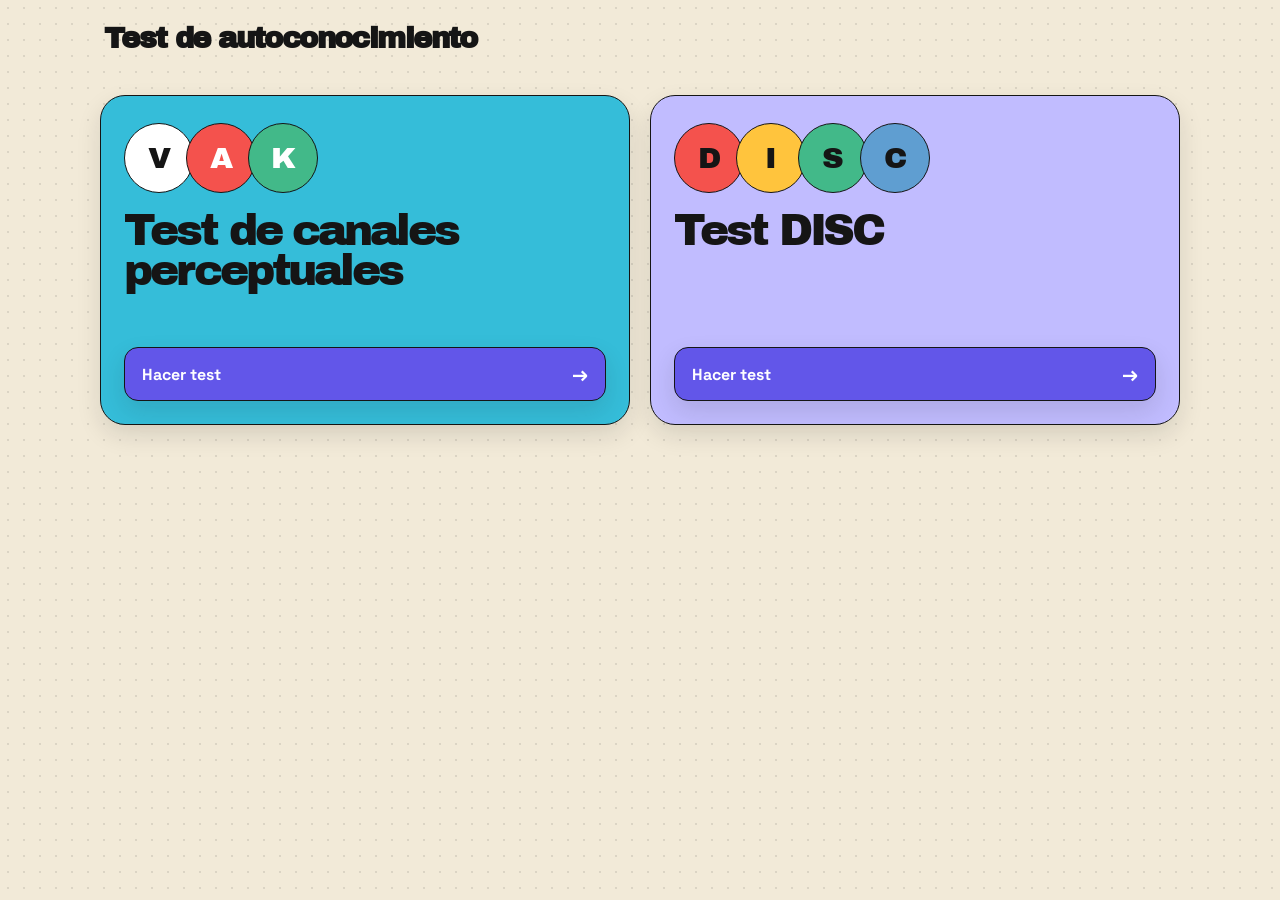
<file: index.html>
<!doctype html>
<html lang="es">
  <head>
    <meta charset="UTF-8" />
    <meta name="viewport" content="width=device-width, initial-scale=1.0" />
    <meta name="theme-color" content="#6256e9" />
    <title>Test de autoconocimiento</title>
    <meta name="description" content="Explora cómo percibes, decides y te relacionas con tests de autoconocimiento." />
    <link rel="canonical" href="https://4cceleration.github.io/test/" />
    <meta property="og:type" content="website" />
    <meta property="og:locale" content="es_CO" />
    <meta property="og:site_name" content="Test de autoconocimiento" />
    <meta property="og:title" content="Test de autoconocimiento" />
    <meta property="og:description" content="Explora cómo percibes, decides y te relacionas. Elige un test y descubre tus tendencias." />
    <meta property="og:url" content="https://4cceleration.github.io/test/" />
    <meta property="og:image" content="https://4cceleration.github.io/test/social-preview.png" />
    <meta property="og:image:secure_url" content="https://4cceleration.github.io/test/social-preview.png" />
    <meta property="og:image:type" content="image/png" />
    <meta property="og:image:width" content="1729" />
    <meta property="og:image:height" content="910" />
    <meta property="og:image:alt" content="Ilustración abstracta para tests de autoconocimiento" />
    <meta name="twitter:card" content="summary_large_image" />
    <meta name="twitter:title" content="Test de autoconocimiento" />
    <meta name="twitter:description" content="Explora cómo percibes, decides y te relacionas. Elige un test y descubre tus tendencias." />
    <meta name="twitter:image" content="https://4cceleration.github.io/test/social-preview.png" />
    <meta name="twitter:image:alt" content="Ilustración abstracta para tests de autoconocimiento" />
    <link rel="icon" href="favicon.svg" type="image/svg+xml" />
    <link rel="preconnect" href="https://fonts.googleapis.com" />
    <link rel="preconnect" href="https://fonts.gstatic.com" crossorigin />
    <link href="https://fonts.googleapis.com/css2?family=Archivo+Black&family=DM+Mono:wght@400;500&family=Space+Grotesk:wght@400;500;600;700&display=swap" rel="stylesheet" />
    <link rel="stylesheet" href="home.css" />
  </head>
  <body>
    <main class="page-shell">
      <header class="site-header">
        <a class="brand" href="index.html">Test de autoconocimiento</a>
      </header>

      <section class="test-section" id="tests" aria-label="Tests disponibles">
        <div class="test-grid">
          <article class="test-card vak-card">
            <div class="card-symbol vak-symbol" aria-hidden="true"><span>V</span><span>A</span><span>K</span></div>
            <h3>Test de canales perceptuales</h3>
            <a class="test-button" href="vak.html">Hacer test <span>→</span></a>
          </article>

          <article class="test-card disc-card">
            <div class="card-symbol disc-symbol" aria-hidden="true"><span>D</span><span>I</span><span>S</span><span>C</span></div>
            <h3>Test DISC</h3>
            <a class="test-button" href="disc.html">Hacer test <span>→</span></a>
          </article>
        </div>
      </section>

    </main>
  </body>
</html>
</file>
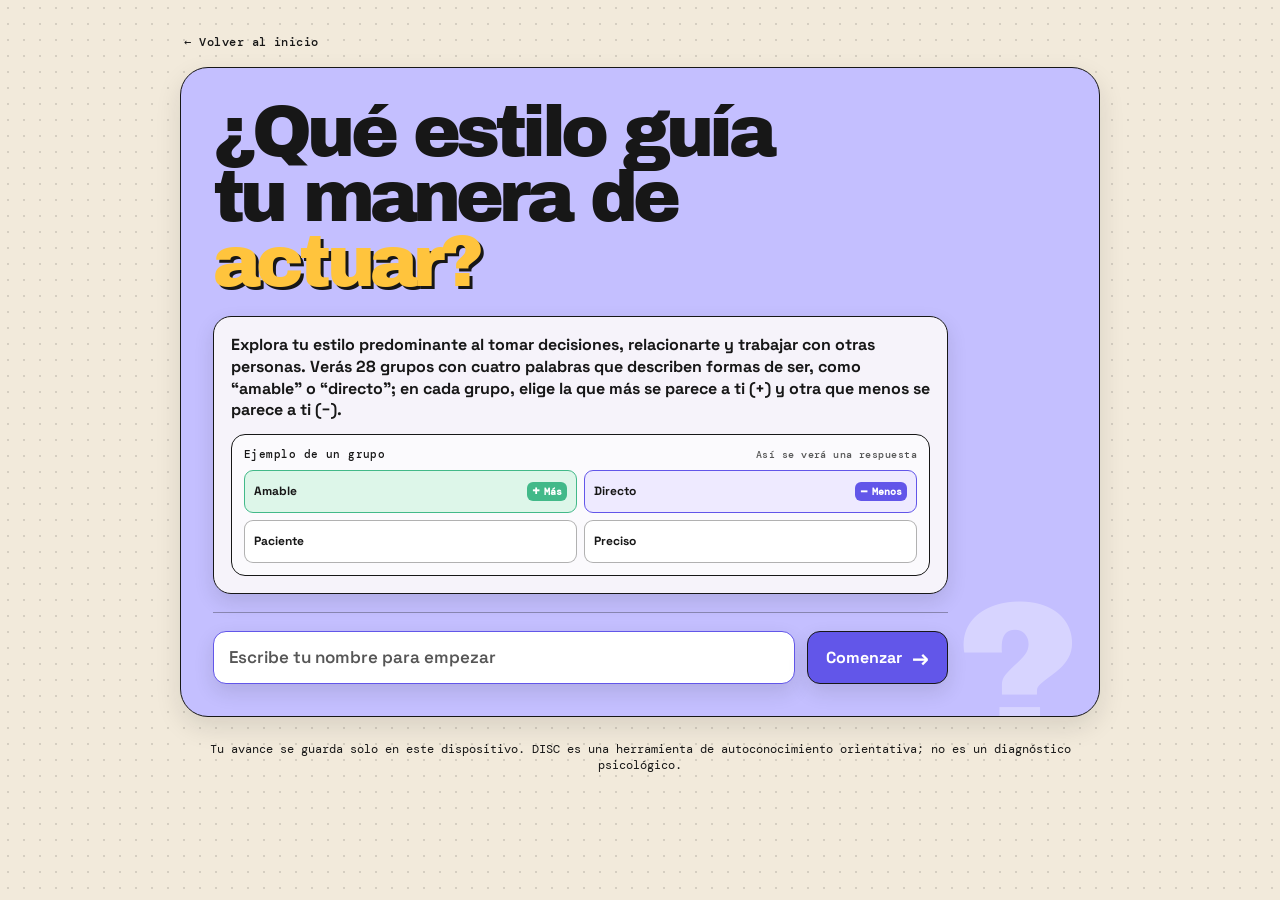
<file: disc.html>
<!doctype html>
<html lang="es">
  <head>
    <meta charset="UTF-8" />
    <meta name="viewport" content="width=device-width, initial-scale=1.0" />
    <meta name="theme-color" content="#6256e9" />
    <title>Test DISC</title>
    <meta name="description" content="Explora cómo percibes, decides y te relacionas con tests de autoconocimiento." />
    <link rel="canonical" href="https://4cceleration.github.io/test/disc.html" />
    <meta property="og:type" content="website" />
    <meta property="og:locale" content="es_CO" />
    <meta property="og:site_name" content="Test de autoconocimiento" />
    <meta property="og:title" content="Test de autoconocimiento" />
    <meta property="og:description" content="Explora cómo percibes, decides y te relacionas. Elige un test y descubre tus tendencias." />
    <meta property="og:url" content="https://4cceleration.github.io/test/disc.html" />
    <meta property="og:image" content="https://4cceleration.github.io/test/social-preview.png" />
    <meta property="og:image:secure_url" content="https://4cceleration.github.io/test/social-preview.png" />
    <meta property="og:image:type" content="image/png" />
    <meta property="og:image:width" content="1729" />
    <meta property="og:image:height" content="910" />
    <meta property="og:image:alt" content="Ilustración abstracta para tests de autoconocimiento" />
    <meta name="twitter:card" content="summary_large_image" />
    <meta name="twitter:title" content="Test de autoconocimiento" />
    <meta name="twitter:description" content="Explora cómo percibes, decides y te relacionas. Elige un test y descubre tus tendencias." />
    <meta name="twitter:image" content="https://4cceleration.github.io/test/social-preview.png" />
    <meta name="twitter:image:alt" content="Ilustración abstracta para tests de autoconocimiento" />
    <link rel="icon" href="favicon.svg" type="image/svg+xml" />
    <link rel="preconnect" href="https://fonts.googleapis.com" />
    <link rel="preconnect" href="https://fonts.gstatic.com" crossorigin />
    <link href="https://fonts.googleapis.com/css2?family=Archivo+Black&family=DM+Mono:wght@400;500&family=Space+Grotesk:wght@400;500;600;700&display=swap" rel="stylesheet" />
    <link rel="stylesheet" href="disc.css" />
  </head>
  <body>
    <main class="shell">
      <a class="back-home" href="index.html">← Volver al inicio</a>
      <header class="hero" id="hero">
        <h1>¿Qué estilo guía<br class="desktop-break" /> tu manera de <em>actuar?</em></h1>
        <section class="hero-guide" aria-label="Cómo funciona este test">
          <div class="guide-lead">
            <p>Explora tu estilo predominante al tomar decisiones, relacionarte y trabajar con otras personas. Verás 28 grupos con cuatro palabras que describen formas de ser, como “amable” o “directo”; en cada grupo, elige <strong>la que más se parece a ti (+)</strong> y <strong>otra que menos se parece a ti (−)</strong>.</p>
          </div>
          <section class="disc-choice-example" aria-label="Ejemplo de cómo responder un grupo">
            <div class="disc-choice-example-head"><span>Ejemplo de un grupo</span><small>Así se verá una respuesta</small></div>
            <div class="disc-choice-example-grid">
              <div class="example-choice is-more"><strong>Amable</strong><span><b>+</b> Más</span></div>
              <div class="example-choice is-less"><strong>Directo</strong><span><b>−</b> Menos</span></div>
              <div class="example-choice"><strong>Paciente</strong></div>
              <div class="example-choice"><strong>Preciso</strong></div>
            </div>
          </section>
        </section>
        <form class="hero-start" id="start-form">
          <input class="hero-name-input" id="name" autocomplete="name" aria-label="Tu nombre" placeholder="Escribe tu nombre para empezar" required />
          <button class="hero-start-button" type="submit">Comenzar <span>→</span></button>
        </form>
      </header>

      <section class="quiz-card" id="quiz-card" aria-live="polite" hidden>
        <div class="quiz-topline">
          <span id="step-label"></span>
          <button class="restart" id="restart" type="button" hidden>↺ Reiniciar test</button>
        </div>
        <div class="progress-track"><div class="progress-fill" id="progress-fill"></div></div>
        <div id="quiz-content"></div>
      </section>
      <p class="footer-note">Tu avance se guarda solo en este dispositivo. DISC es una herramienta de autoconocimiento orientativa; no es un diagnóstico psicológico.</p>
    </main>
    <script src="disc-data.js"></script>
    <script src="disc.js"></script>
  </body>
</html>
</file>
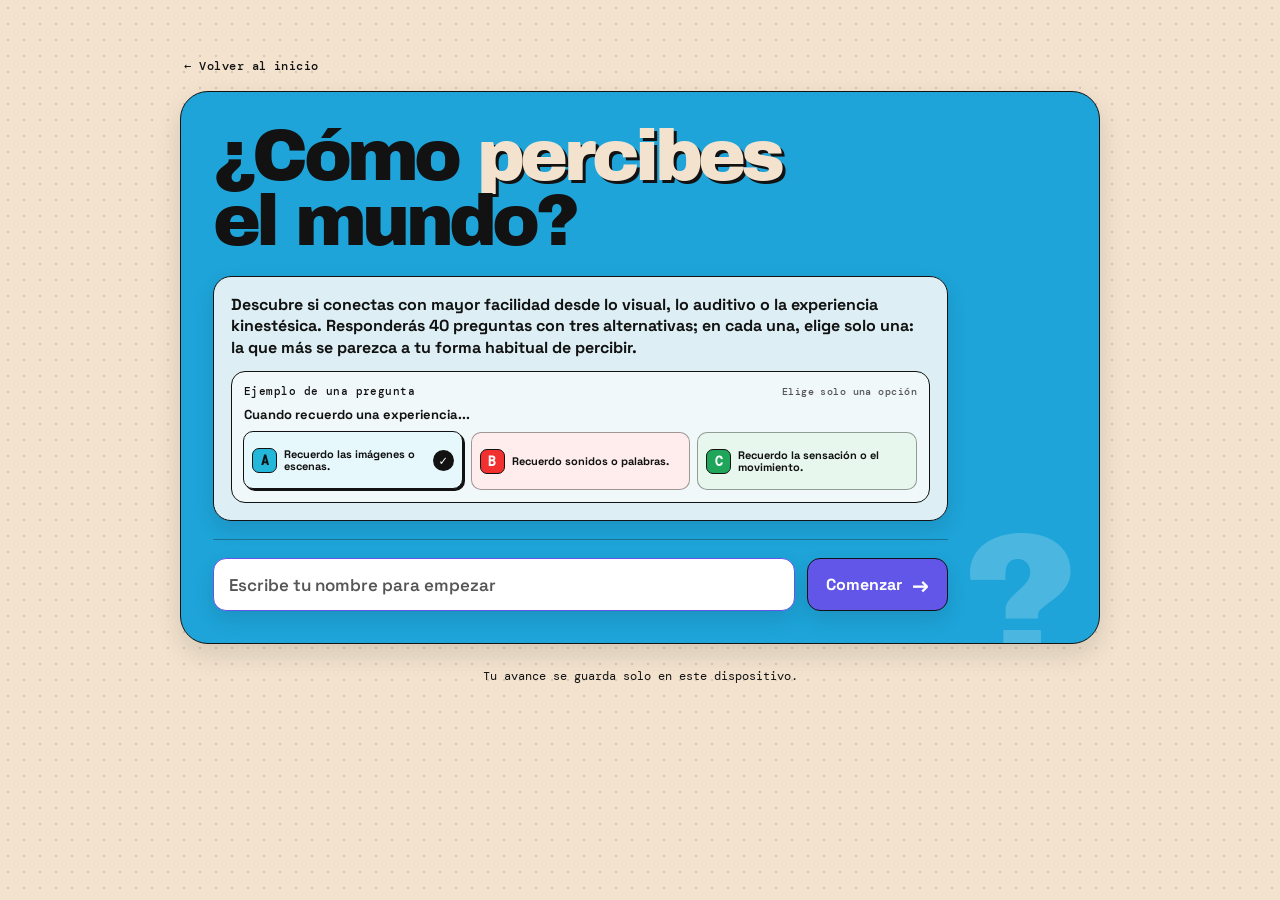
<file: vak.html>
<!doctype html>
<html lang="es">
  <head>
    <meta charset="UTF-8" />
    <meta name="viewport" content="width=device-width, initial-scale=1.0" />
    <meta name="theme-color" content="#1EA4D9" />
    <title>¿Cómo percibes el mundo?</title>
    <meta name="description" content="Explora cómo percibes, decides y te relacionas con tests de autoconocimiento." />
    <link rel="canonical" href="https://4cceleration.github.io/test/vak.html" />
    <meta property="og:type" content="website" />
    <meta property="og:locale" content="es_CO" />
    <meta property="og:site_name" content="Test de autoconocimiento" />
    <meta property="og:title" content="Test de autoconocimiento" />
    <meta property="og:description" content="Explora cómo percibes, decides y te relacionas. Elige un test y descubre tus tendencias." />
    <meta property="og:url" content="https://4cceleration.github.io/test/vak.html" />
    <meta property="og:image" content="https://4cceleration.github.io/test/social-preview.png" />
    <meta property="og:image:secure_url" content="https://4cceleration.github.io/test/social-preview.png" />
    <meta property="og:image:type" content="image/png" />
    <meta property="og:image:width" content="1729" />
    <meta property="og:image:height" content="910" />
    <meta property="og:image:alt" content="Ilustración abstracta para tests de autoconocimiento" />
    <meta name="twitter:card" content="summary_large_image" />
    <meta name="twitter:title" content="Test de autoconocimiento" />
    <meta name="twitter:description" content="Explora cómo percibes, decides y te relacionas. Elige un test y descubre tus tendencias." />
    <meta name="twitter:image" content="https://4cceleration.github.io/test/social-preview.png" />
    <meta name="twitter:image:alt" content="Ilustración abstracta para tests de autoconocimiento" />
    <link rel="icon" href="favicon.svg" type="image/svg+xml" />
    <link rel="preconnect" href="https://fonts.googleapis.com" />
    <link rel="preconnect" href="https://fonts.gstatic.com" crossorigin />
    <link href="https://fonts.googleapis.com/css2?family=Archivo+Black&family=DM+Mono:wght@400;500&family=Space+Grotesk:wght@400;500;600;700&display=swap" rel="stylesheet" />
    <link rel="stylesheet" href="styles.css" />
  </head>
  <body>
    <main class="shell"><a class="back-home" href="index.html">← Volver al inicio</a>
      <header class="hero" id="hero">
        <h1>¿Cómo <em>percibes</em><br class="desktop-break" /> el mundo?</h1>
        <section class="hero-guide" aria-label="Cómo funciona este test">
          <div class="guide-lead">
            <p>Descubre si conectas con mayor facilidad desde lo visual, lo auditivo o la experiencia kinestésica. Responderás 40 preguntas con tres alternativas; en cada una, elige <strong>solo una</strong>: la que más se parezca a tu forma habitual de percibir.</p>
          </div>
          <section class="vak-choice-example" aria-label="Ejemplo de una pregunta del test">
            <div class="vak-choice-example-head"><span>Ejemplo de una pregunta</span><small>Elige solo una opción</small></div>
            <p class="vak-example-question">Cuando recuerdo una experiencia...</p>
            <div class="vak-choice-example-grid">
              <div class="vak-example-choice is-visual is-selected" aria-label="Opción A seleccionada"><b>A</b><span>Recuerdo las imágenes o escenas.</span><i>✓</i></div>
              <div class="vak-example-choice is-auditory"><b>B</b><span>Recuerdo sonidos o palabras.</span></div>
              <div class="vak-example-choice is-kinesthetic"><b>C</b><span>Recuerdo la sensación o el movimiento.</span></div>
            </div>
          </section>
        </section>
        <form class="hero-start" id="start-form">
          <input class="hero-name-input" id="name" autocomplete="name" aria-label="Tu nombre" placeholder="Escribe tu nombre para empezar" required />
          <button class="hero-start-button" type="submit">Comenzar <span>→</span></button>
        </form>
      </header>

      <section class="quiz-card" id="quiz-card" aria-live="polite" hidden>
        <div class="quiz-topline">
          <span id="step-label"></span>
          <button class="restart" id="restart" type="button" hidden>↺ Reiniciar test</button>
        </div>
        <div class="progress-track"><div class="progress-fill" id="progress-fill"></div></div>
        <div id="quiz-content"></div>
      </section>
      <p class="footer-note">Tu avance se guarda solo en este dispositivo.</p>
    </main>
    <script src="app.js"></script>
  </body>
</html>
</file>
<file: home.css>
:root {
  --ink:#151515;
  --paper:#fffdf7;
  --cream:#f2ead8;
  --violet:#6256e9;
  --action-color:#6256e9;
  --yellow:#ffc43d;
  --red:#f4524d;
  --green:#42b989;
  --cyan:#35bdd9;
  --shadow:7px 7px 0 var(--ink);
}

* { box-sizing:border-box; }
html { scroll-behavior:smooth; }
body {
  min-height:100vh;
  margin:0;
  color:var(--ink);
  background:var(--cream);
  background-image:radial-gradient(#1515151a 1px,transparent 1px);
  background-size:16px 16px;
  font-family:"Space Grotesk",sans-serif;
}

.page-shell { width:min(1080px,calc(100% - 32px)); margin:0 auto; padding:24px 0 36px; }
.site-header { display:flex; align-items:center; justify-content:space-between; padding:0 4px 22px; }
.brand { color:var(--ink); font:900 clamp(18px,5vw,29px)/1 "Archivo Black",sans-serif; letter-spacing:-.055em; text-decoration:none; }
.brand span { color:var(--red); }
.header-link { color:var(--ink); font:500 11px "DM Mono",monospace; letter-spacing:.08em; text-decoration:none; }
.header-link:hover { text-decoration:underline; }

.hero {
  position:relative;
  min-height:545px;
  overflow:hidden;
  padding:58px;
  border:3px solid var(--ink);
  border-radius:30px;
  background:var(--violet);
  box-shadow:var(--shadow);
}
.eyebrow,.section-label { margin:0 0 16px; font:500 12px "DM Mono",monospace; letter-spacing:.07em; }
.eyebrow { display:inline-block; padding:7px 10px; color:#fff; border-radius:8px; background:var(--ink); }
h1 { position:relative; z-index:1; max-width:710px; margin:0; font:clamp(52px,8vw,92px)/.88 "Archivo Black",sans-serif; letter-spacing:-.08em; }
h1 em { color:var(--yellow); font-style:normal; text-shadow:4px 4px 0 var(--ink); }
.hero-copy { position:relative; z-index:1; max-width:570px; margin:24px 0; font-size:18px; line-height:1.42; font-weight:600; }
.hero-cta,.test-button {
  display:inline-flex;
  align-items:center;
  gap:16px;
  padding:13px 17px;
  color:var(--ink);
  border:3px solid var(--ink);
  border-radius:14px;
  background:var(--yellow);
  box-shadow:4px 4px 0 var(--ink);
  font-weight:800;
  text-decoration:none;
  transition:transform .14s,box-shadow .14s;
}
.hero-cta:hover,.test-button:hover { transform:translate(-2px,-2px); box-shadow:7px 7px 0 var(--ink); }
.hero-cta span,.test-button span { font-size:20px; }

.orbit { position:absolute; right:48px; bottom:38px; width:340px; aspect-ratio:1; border:3px solid var(--ink); border-radius:50%; background:#fff4; }
.orbit strong { position:absolute; inset:0; display:grid; place-items:center; font:44px "Archivo Black",sans-serif; letter-spacing:-.08em; }
.orb { position:absolute; display:grid; place-items:center; width:62px; height:62px; border:3px solid var(--ink); border-radius:50%; font:26px "Archivo Black",sans-serif; }
.orb-v { top:-25px; left:66px; background:var(--cyan); }.orb-a { top:-26px; right:66px; background:var(--red); }.orb-k { right:-25px; top:69px; background:var(--green); }
.orb-d { right:-25px; bottom:69px; background:var(--red); }.orb-i { right:66px; bottom:-25px; background:var(--yellow); }.orb-s { bottom:-25px; left:66px; background:var(--green); }.orb-c { left:-25px; top:calc(50% - 31px); background:#c1bcff; }

.test-section { padding:20px 0 54px; }
.test-section h2 { max-width:670px; margin:0 0 30px; font:clamp(34px,5.1vw,58px)/.94 "Archivo Black",sans-serif; letter-spacing:-.07em; }
.test-grid { display:grid; grid-template-columns:repeat(2,1fr); gap:20px; }
.test-card { min-height:330px; display:flex; flex-direction:column; padding:23px; border:3px solid var(--ink); border-radius:25px; box-shadow:var(--shadow); }
.vak-card { background:var(--cyan); }.disc-card { background:#c1bcff; }
.card-topline { display:flex; justify-content:space-between; align-items:center; font:500 11px "DM Mono",monospace; letter-spacing:.065em; }
.card-tag { padding:6px 8px; border:2px solid var(--ink); border-radius:7px; background:#fff9; }
.card-symbol { display:flex; align-items:center; margin:4px 0 18px; }
.card-symbol span { display:grid; place-items:center; width:70px; height:70px; margin-right:-8px; border:3px solid var(--ink); border-radius:50%; background:var(--cream); font:30px "Archivo Black",sans-serif; }
.vak-symbol span:first-child { background:#fff; }.vak-symbol span:nth-child(2) { background:var(--red); color:#fff; }.vak-symbol span:last-child { background:var(--green); color:#fff; }
.disc-symbol span:first-child { background:var(--red); }.disc-symbol span:nth-child(2) { background:var(--yellow); }.disc-symbol span:nth-child(3) { background:var(--green); }.disc-symbol span:last-child { background:#5f9ed1; }
.test-card h3 { margin:0 0 9px; font:44px/.9 "Archivo Black",sans-serif; letter-spacing:-.07em; }
.test-card>p { max-width:440px; margin:0; font-size:17px; line-height:1.38; font-weight:600; }
.test-card ul { display:grid; gap:6px; margin:23px 0 26px; padding:0; list-style:none; font-size:14px; font-weight:700; }
.test-card li::before { margin-right:8px; content:"↳"; }
.test-button { width:100%; justify-content:space-between; margin-top:auto; background:var(--paper); }
.test-button,.disc-card .test-button { color:#fff; background:var(--action-color); }

.note { display:flex; align-items:flex-start; gap:13px; max-width:710px; margin:0 auto; padding:20px; border:3px solid var(--ink); border-radius:18px; background:var(--paper); box-shadow:4px 4px 0 var(--ink); }
.note span { font:28px "Archivo Black",sans-serif; color:var(--violet); }.note p { margin:0; font-size:15px; line-height:1.4; font-weight:600; }
footer { margin-top:42px; text-align:center; font:11px "DM Mono",monospace; letter-spacing:.06em; }

@media (max-width:760px) {
  .hero { min-height:0; padding:36px 25px 300px; }
  .orbit { right:calc(50% - 140px); bottom:-16px; width:280px; }
  .test-grid { grid-template-columns:1fr; }
}
@media (max-width:520px) {
  .page-shell { width:min(100% - 22px,1080px); padding-top:16px; }
  .header-link { display:none; }
  .hero { padding:30px 19px 264px; border-radius:23px; }
  h1 { font-size:48px; }
  .hero-copy { font-size:16px; }
  .orbit { width:245px; right:calc(50% - 122px); }
  .orb { width:52px; height:52px; font-size:21px; }
  .orb-v { left:48px; }.orb-a { right:48px; }.orb-k { top:50px; }.orb-d { bottom:50px; }.orb-i { right:48px; }.orb-s { left:48px; }.orb-c { top:calc(50% - 26px); }
  .test-section { padding-top:55px; }
  .test-card { min-height:0; padding:18px; }
  .test-card h3 { min-height:80px; }
  .test-card .test-button { margin-top:24px; }
}

/* Contornos ligeros: conserva la jerarquía visual sin el trazo grueso. */
:root { --shadow:0 10px 28px rgb(21 21 21 / .12); }
:is(.hero,.hero-cta,.test-button,.orbit,.orb,.test-card,.card-tag,.card-symbol span,.note) { border-width:1px; }
:is(.hero,.hero-cta,.test-button,.test-card,.note) { box-shadow:0 10px 24px rgb(21 21 21 / .12); }
.hero-cta:hover,.test-button:hover { box-shadow:0 13px 28px rgb(21 21 21 / .16); }
</file>
<file: disc.css>
:root {
  --ink:#171717;
  --paper:#fffdf8;
  --cream:#f2eadb;
  --violet:#6256e9;
  --action-color:#6256e9;
  --red:#f4524d;
  --yellow:#ffc43d;
  --green:#42b989;
  --lavender:#c4bfff;
  --shadow:6px 6px 0 var(--ink);
}

* { box-sizing:border-box; }
body {
  min-height:100vh;
  margin:0;
  color:var(--ink);
  background:var(--cream);
  background-image:radial-gradient(#17171722 1px,transparent 1px);
  background-size:16px 16px;
  font-family:"Space Grotesk",sans-serif;
}
button { color:inherit; font:inherit; cursor:pointer; }
.shell { width:min(920px,calc(100% - 32px)); margin:0 auto; padding:30px 0 38px; }
.back-home { display:inline-block; margin:0 0 17px 4px; color:var(--ink); font:500 12px "DM Mono",monospace; letter-spacing:.04em; text-decoration:none; }
.back-home:hover { text-decoration:underline; }
.hero { position:relative; overflow:hidden; padding:27px 30px 31px; border:3px solid var(--ink); border-radius:28px; background:var(--lavender); box-shadow:var(--shadow); }
.hero::after { position:absolute; right:18px; bottom:-63px; color:#fff5; content:"?"; font:205px "Archivo Black",sans-serif; line-height:1; }
.eyebrow,.quiz-topline { font:500 12px "DM Mono",monospace; letter-spacing:.065em; }
.eyebrow { position:relative; z-index:1; display:inline-flex; align-items:center; gap:9px; margin:0 0 14px; padding:7px 10px; color:#fff; border-radius:8px; background:var(--ink); }
.eyebrow span { color:var(--red); font-size:14px; }
h1 { position:relative; z-index:1; margin:0; font:clamp(43px,8.5vw,79px)/.9 "Archivo Black",sans-serif; letter-spacing:-.067em; }
h1 em { color:var(--yellow); font-style:normal; text-shadow:3px 3px 0 var(--ink); }
.intro { position:relative; z-index:1; width:min(620px,100%); margin:21px 0 18px; font-size:17px; line-height:1.37; font-weight:600; }
.disc-intro { display:grid; gap:9px; max-width:680px; padding:15px 17px; border:2px solid var(--ink); border-radius:16px; background:#ffffffa8; font-size:15px; line-height:1.36; }
.disc-intro p { margin:0; }.disc-intro ul { display:grid; gap:4px; margin:0; padding-left:19px; font-size:14px; font-weight:500; }
.legend { position:relative; z-index:1; display:flex; flex-wrap:wrap; gap:8px; }
.pill { padding:6px 11px; border:2px solid var(--ink); border-radius:99px; font-size:12px; font-weight:700; }
.pill.d { background:var(--red); }.pill.i { background:var(--yellow); }.pill.s { background:var(--green); color:#fff; }.pill.c { background:#fff; }
.quiz-card { margin-top:27px; padding:24px; border:3px solid var(--ink); border-radius:24px; background:var(--paper); box-shadow:var(--shadow); }
.quiz-topline { display:flex; align-items:center; justify-content:space-between; color:#333; }
.restart { padding:0; border:0; background:none; color:var(--red); font-size:12px; font-weight:700; text-decoration:underline; }
.progress-track { height:13px; margin:12px 0 30px; overflow:hidden; border:2px solid var(--ink); border-radius:99px; background:var(--cream); }
.progress-fill { height:100%; width:0; border-right:2px solid var(--ink); background:var(--violet); transition:width .3s ease; }
.question,.result-title { margin:0; font:clamp(29px,4.5vw,47px)/1 "Archivo Black",sans-serif; letter-spacing:-.055em; }
.answers { display:grid; gap:12px; margin-top:24px; }
.answer { display:grid; grid-template-columns:40px 1fr; align-items:center; gap:13px; width:100%; min-height:67px; padding:12px 16px 12px 12px; text-align:left; border:3px solid var(--ink); border-radius:17px; background:#fff; box-shadow:3px 3px 0 var(--ink); font-size:17px; font-weight:600; transition:transform .14s,box-shadow .14s,background .14s; }
.answer:hover,.answer:focus-visible { outline:none; background:#eeecff; box-shadow:6px 6px 0 var(--ink); transform:translate(-2px,-2px); }
.answer.selected { background:var(--lavender); box-shadow:none; transform:translate(3px,3px); }
.letter { display:grid; place-items:center; width:34px; height:34px; border:2px solid var(--ink); border-radius:10px; background:var(--cream); font:500 15px "DM Mono",monospace; }
.nav { display:flex; align-items:center; justify-content:space-between; gap:12px; margin-top:25px; }
.back,.next { padding:11px 17px; border:3px solid var(--ink); border-radius:13px; box-shadow:3px 3px 0 var(--ink); font-weight:800; }
.back { background:#fff; }.next { color:#fff; background:var(--violet); }.next:disabled { cursor:not-allowed; color:#777; background:#ddd; }
.auto-advance { padding:11px 17px; border:3px solid var(--ink); border-radius:13px; background:var(--cream); box-shadow:3px 3px 0 var(--ink); font:700 13px "DM Mono",monospace; }
.back:active,.next:not(:disabled):active { box-shadow:none; transform:translate(3px,3px); }
.result-copy { margin:7px 0 23px; font-size:17px; line-height:1.4; font-weight:500; }
.result-hero { display:grid; grid-template-columns:1fr auto; align-items:end; gap:20px; min-height:214px; margin-bottom:20px; padding:28px; overflow:hidden; border:3px solid var(--ink); border-radius:20px; background:var(--winner); box-shadow:5px 5px 0 var(--ink); }
.winner-overline { margin:0 0 7px; font:500 11px "DM Mono",monospace; letter-spacing:.085em; }
.winner-name { margin:0; font:clamp(56px,10.5vw,116px)/.78 "Archivo Black",sans-serif; letter-spacing:-.085em; text-transform:uppercase; text-shadow:4px 4px 0 var(--cream),7px 7px 0 var(--ink); }
.winner-score { display:grid; place-items:center; width:104px; height:104px; border:3px solid var(--ink); border-radius:50%; background:var(--cream); box-shadow:4px 4px 0 var(--ink); text-align:center; }
.winner-score strong { display:block; font:42px/1 "Archivo Black",sans-serif; }.winner-score span { font:10px "DM Mono",monospace; }
.result-message { margin:22px 0 0; padding:16px; border:3px solid var(--ink); border-radius:15px; background:var(--cream); font-size:16px; line-height:1.42; font-weight:600; }
.download-result { display:block; width:100%; margin-top:16px; padding:16px 20px; border:3px solid var(--ink); border-radius:15px; background:var(--green); box-shadow:4px 4px 0 var(--ink); color:#fff; font-size:17px; font-weight:800; }
.download-result:hover { transform:translate(-2px,-2px); box-shadow:6px 6px 0 var(--ink); }.download-result:active { transform:translate(3px,3px); box-shadow:none; }
.restart-result { display:block; width:100%; margin-top:13px; padding:13px 20px; border:3px solid var(--ink); border-radius:15px; background:#fff; box-shadow:3px 3px 0 var(--ink); font-size:15px; font-weight:800; }.restart-result:hover { background:var(--cream); transform:translate(-2px,-2px); box-shadow:5px 5px 0 var(--ink); }.restart-result:active { transform:translate(3px,3px); box-shadow:none; }
.bar-chart { display:grid; gap:12px; margin-bottom:19px; }
.chart-row { display:grid; grid-template-columns:130px 1fr 47px; align-items:center; gap:13px; padding:11px 14px; border:3px solid var(--ink); border-radius:16px; background:#fff; }
.chart-row.is-winner { box-shadow:4px 4px 0 var(--ink); transform:translate(-2px,-2px); }
.chart-label { display:flex; align-items:center; gap:8px; font-size:14px; font-weight:800; }.chart-label b { display:grid; place-items:center; width:25px; height:25px; border:2px solid var(--ink); border-radius:7px; font-size:12px; }
.chart-label .d { background:var(--red); }.chart-label .i { background:var(--yellow); }.chart-label .s { color:#fff; background:var(--green); }.chart-label .c { background:var(--lavender); }
.chart-track { height:25px; overflow:hidden; border:3px solid var(--ink); border-radius:99px; background:var(--cream); }.chart-value { height:100%; min-width:8%; border-right:3px solid var(--ink); transition:width .65s cubic-bezier(.2,.8,.2,1); }
.chart-total { font:23px "Archivo Black",sans-serif; text-align:right; }
.footer-note { margin:24px 3px 0; text-align:center; font:12px "DM Mono",monospace; }

@media (max-width:560px) {
  .shell { width:min(100% - 22px,920px); padding-top:18px; }
  .hero { padding:22px 19px 25px; border-radius:22px; }.quiz-card { padding:18px 14px; border-radius:20px; }
  .answer { font-size:15px; }.result-hero { min-height:177px; padding:20px; }.winner-score { width:78px; height:78px; }.winner-score strong { font-size:31px; }
  .chart-row { grid-template-columns:104px 1fr 38px; gap:7px; padding:9px; }.chart-label { font-size:12px; }.chart-track { height:22px; }.chart-total { font-size:19px; }
}

/* PDF-based DISC flow: one “más” and one “menos” choice per group. */
.disc-question .question { margin-bottom:17px; }
.selection-status { display:grid; grid-template-columns:repeat(2,minmax(0,1fr)); gap:9px; margin-bottom:16px; }
.selection-status span { display:flex; align-items:center; gap:5px; min-width:0; overflow:hidden; padding:9px 11px; border:2px solid var(--ink); border-radius:11px; background:var(--cream); font-size:13px; white-space:nowrap; text-overflow:ellipsis; }
.selection-status b { display:inline-grid; width:20px; height:20px; margin-right:3px; place-items:center; border-radius:5px; background:var(--ink); color:#fff; font:700 15px/1 "DM Mono",monospace; }
.selection-status span:last-child b { background:var(--violet); }
.selection-status em { font-style:normal; font-weight:700; }.selection-status strong { min-width:0; overflow:hidden; text-overflow:ellipsis; }
.word-options { display:grid; grid-template-columns:repeat(2,minmax(0,1fr)); gap:12px; }
.word-option { min-height:131px; display:flex; flex-direction:column; justify-content:space-between; gap:17px; padding:15px; border:3px solid var(--ink); border-radius:17px; background:#fff; box-shadow:3px 3px 0 var(--ink); transition:transform .15s,box-shadow .15s,background .15s; }
.word-option.is-positive { background:#ddf6e9; box-shadow:5px 5px 0 var(--green); transform:translate(-2px,-2px); }
.word-option.is-negative { background:#eeeaff; box-shadow:5px 5px 0 var(--violet); transform:translate(-2px,-2px); }
.word-option p { margin:0; font-size:19px; line-height:1.1; font-weight:800; }
.word-actions { display:flex; gap:8px; }
.marker-action { flex:1; display:flex; align-items:center; justify-content:center; gap:6px; min-height:39px; padding:8px; border:2px solid var(--ink); border-radius:9px; background:#fff; font-size:13px; font-weight:800; }
.marker-action span { display:grid; width:20px; height:20px; place-items:center; border-radius:5px; background:var(--cream); font:700 16px/1 "DM Mono",monospace; }
.marker-action:hover,.marker-action:focus-visible { outline:none; background:var(--cream); }
.marker-action[aria-pressed="true"] { color:#fff; background:var(--ink); }
.marker-action[aria-pressed="true"] span { color:var(--ink); background:#fff; }
.word-option.is-positive .marker-positive[aria-pressed="true"] { background:var(--green); }
.word-option.is-negative .marker-negative[aria-pressed="true"] { background:var(--violet); }

.disc-result .result-title { margin-bottom:7px; }
.result-overview { display:grid; grid-template-columns:repeat(2,minmax(0,1fr)); gap:12px; margin:22px 0; }
.overview-card { min-height:126px; padding:16px; border:3px solid var(--ink); border-radius:17px; box-shadow:4px 4px 0 var(--ink); }
.overview-positive { background:#dff6ea; }.overview-negative { background:#eeebff; }
.overview-card p { margin:0 0 8px; font:500 11px "DM Mono",monospace; letter-spacing:.06em; }
.overview-card strong { display:block; font:clamp(25px,4vw,35px)/.98 "Archivo Black",sans-serif; letter-spacing:-.05em; }
.overview-card span { display:block; margin-top:8px; font-size:13px; font-weight:700; }
.profile-summary { margin:0 0 19px; padding:17px; border:3px solid var(--ink); border-radius:15px; background:var(--cream); font-size:16px; line-height:1.42; font-weight:600; }
.score-table { overflow:hidden; margin:20px 0; border:3px solid var(--ink); border-radius:17px; background:#fff; }
.score-heading,.score-row { display:grid; grid-template-columns:minmax(0,1fr) 64px 64px 70px; align-items:center; column-gap:4px; }
.score-heading { padding:10px 14px; border-bottom:2px solid var(--ink); background:var(--ink); color:#fff; font:500 10px "DM Mono",monospace; letter-spacing:.06em; text-align:center; }
.score-heading span:first-child { text-align:left; }
.score-row { min-height:58px; padding:8px 14px; border-bottom:2px solid var(--ink); font-size:15px; font-weight:700; text-align:center; }
.score-row:last-child { border-bottom:0; }.score-row.is-primary { background:#fff7d7; }
.score-name { display:flex; align-items:center; gap:8px; text-align:left; }.score-name b,.profile-detail summary>b { display:grid; flex:0 0 auto; width:28px; height:28px; place-items:center; border:2px solid var(--ink); border-radius:8px; font-size:14px; }
.score-row strong { font:21px "Archivo Black",sans-serif; }
.profile-guide { margin-top:28px; }
.profile-guide>h3 { margin:0 0 5px; font:29px/1 "Archivo Black",sans-serif; letter-spacing:-.045em; }
.profile-guide>p { margin:0 0 13px; font-size:15px; line-height:1.4; font-weight:500; }
.profile-detail { margin-top:9px; overflow:hidden; border:3px solid var(--ink); border-radius:15px; background:#fff; }
.profile-detail summary { display:grid; grid-template-columns:auto 1fr auto; align-items:center; gap:10px; padding:12px; cursor:pointer; list-style:none; }
.profile-detail summary::-webkit-details-marker { display:none; }
.profile-detail summary span { display:grid; gap:2px; }.profile-detail summary strong { font-size:16px; }.profile-detail summary small { font-size:12px; font-weight:600; line-height:1.25; }
.profile-detail summary i { display:grid; width:26px; height:26px; place-items:center; border:2px solid var(--ink); border-radius:50%; background:var(--cream); font:19px/1 sans-serif; font-style:normal; }
.profile-detail[open] summary { border-bottom:2px solid var(--ink); background:var(--cream); }.profile-detail[open] summary i { background:var(--ink); color:#fff; }.profile-detail[open] summary i::after { content:"−"; }.profile-detail[open] summary i { font-size:0; }.profile-detail[open] summary i::after { font-size:19px; }
.profile-detail>div { padding:15px; }.profile-detail>div p { margin:0 0 12px; font-size:14px; line-height:1.4; }.profile-detail>div p:last-child { margin-bottom:0; }

@media (max-width:560px) {
  .selection-status { grid-template-columns:1fr; }.word-options { grid-template-columns:1fr; gap:10px; }.word-option { min-height:108px; gap:13px; }.word-option p { font-size:18px; }
  .result-overview { grid-template-columns:1fr; }.overview-card { min-height:0; }.score-heading,.score-row { grid-template-columns:minmax(0,1fr) 43px 43px 48px; padding-right:9px; padding-left:9px; }.score-heading { font-size:9px; }.score-row { font-size:12px; }.score-name { gap:5px; }.score-name b { width:24px; height:24px; }.score-row strong { font-size:17px; }
}

/* Inicio integrado: explicación y nombre dentro de la misma tarjeta. */
.hero { padding:32px; }
.hero::after { pointer-events:none; }
.hero > * { position:relative; z-index:1; }
.hero h1 { max-width:690px; font-size:clamp(44px,7vw,72px); }
.hero-guide { display:grid; gap:13px; width:min(735px,100%); margin-top:22px; padding:17px; border:2px solid var(--ink); border-radius:18px; background:#fffdf9d9; box-shadow:3px 3px 0 #17171733; }
.guide-lead { display:block; }
.guide-lead p { margin:0; font-size:16px; line-height:1.35; font-weight:700; }
.disc-choice-example { padding:12px; border:1px solid var(--ink); border-radius:14px; background:#fff9; }
.disc-choice-example-head { display:flex; align-items:baseline; justify-content:space-between; gap:10px; margin-bottom:9px; font:500 11px "DM Mono",monospace; letter-spacing:.04em; }
.disc-choice-example-head small { color:#555; font:500 10px "DM Mono",monospace; text-align:right; }
.disc-choice-example-grid { display:grid; grid-template-columns:repeat(2,minmax(0,1fr)); gap:7px; }
.example-choice { display:flex; align-items:center; justify-content:space-between; gap:7px; min-height:43px; padding:8px 9px; border:1px solid #17171755; border-radius:9px; background:#fff; font-size:12px; }
.example-choice strong { min-width:0; overflow:hidden; text-overflow:ellipsis; }
.example-choice span { display:inline-flex; align-items:center; gap:4px; flex:0 0 auto; padding:3px 5px; border-radius:6px; background:#171717; color:#fff; font:700 10px "DM Mono",monospace; }
.example-choice span b { font-size:13px; line-height:1; }.example-choice.is-more { border-color:#42b989; background:#ddf6e9; }.example-choice.is-more span { background:#42b989; }.example-choice.is-less { border-color:var(--violet); background:#eeeaff; }.example-choice.is-less span { background:var(--violet); }
.hero-start { display:grid; grid-template-columns:minmax(0,1fr) auto; align-items:center; gap:12px; width:min(735px,100%); margin-top:18px; padding-top:18px; border-top:2px solid #17171755; }
.hero-name-input { min-width:0; width:100%; height:53px; padding:0 15px; border:3px solid var(--ink); border-radius:13px; background:#fff; box-shadow:3px 3px 0 var(--ink); color:var(--ink); font:600 17px "Space Grotesk",sans-serif; }
.hero-name-input::placeholder { color:#565656; }.hero-name-input:focus { outline:3px solid var(--yellow); outline-offset:2px; }
.hero-start-button { display:inline-flex; align-items:center; justify-content:center; gap:10px; min-height:53px; padding:0 18px; border:3px solid var(--ink); border-radius:13px; background:var(--action-color); box-shadow:3px 3px 0 var(--ink); color:#fff; font-weight:800; white-space:nowrap; }
.hero-start-button span { font-size:21px; }.hero-start-button:hover { transform:translate(-2px,-2px); box-shadow:6px 6px 0 var(--ink); }.hero-start-button:active { transform:translate(3px,3px); box-shadow:none; }

@media (max-width:560px) {
  .hero { padding:24px 19px; }.hero h1 { font-size:clamp(42px,12vw,58px); }
  .hero-guide { margin-top:17px; padding:13px; }.guide-lead p { font-size:14px; }
  .hero-start { grid-template-columns:1fr; gap:10px; margin-top:14px; padding-top:14px; }.hero-start-button { width:100%; }
}

/* Contornos ligeros: conserva la jerarquía visual sin el trazo grueso. */
:root { --shadow:0 10px 26px rgb(23 23 23 / .12); }
:is(.hero,.disc-intro,.pill,.quiz-card,.progress-track,.answer,.letter,.back,.next,.auto-advance,.result-hero,.winner-score,.result-message,.download-result,.restart-result,.chart-row,.chart-label b,.chart-track,.selection-status span,.word-option,.marker-action,.overview-card,.profile-summary,.score-table,.score-name b,.profile-detail summary>b,.profile-detail,.profile-detail summary i,.hero-guide,.hero-name-input,.hero-start-button) { border-width:1px; }
.progress-fill,.chart-value { border-right-width:1px; }
.hero-start { border-top-width:1px; }
.score-heading,.score-row,.profile-detail[open] summary { border-bottom-width:1px; }
:is(.quiz-card,.answer,.back,.next,.auto-advance,.result-hero,.winner-score,.download-result,.restart-result,.chart-row,.word-option,.overview-card,.hero-guide,.hero-name-input,.hero-start-button) { box-shadow:0 8px 20px rgb(23 23 23 / .12); }
:is(.answer:hover,.answer:focus-visible,.download-result:hover,.restart-result:hover,.hero-start-button:hover) { box-shadow:0 11px 24px rgb(23 23 23 / .16); }
.word-option.is-positive { box-shadow:0 8px 20px rgb(66 185 137 / .23); }
.word-option.is-negative { box-shadow:0 8px 20px rgb(98 86 233 / .23); }

@media (max-width:760px) {
  .hero { padding:28px 24px; }
  .hero h1 { max-width:100%; font-size:clamp(38px,7.2vw,50px); line-height:.92; text-wrap:wrap; }
  .hero h1 .desktop-break { display:none; }
}

@media (max-width:420px) {
  .hero h1 { font-size:38px; }
}

@media (max-width:560px) {
  .result-hero { grid-template-columns:1fr; align-items:start; gap:18px; min-height:0; padding:22px; }
  .winner-name { max-width:100%; font-size:clamp(36px,10vw,46px); line-height:.86; overflow-wrap:anywhere; text-shadow:2px 2px 0 var(--cream),4px 4px 0 var(--ink); }
  .winner-score { justify-self:end; width:76px; height:76px; }
  .winner-score strong { font-size:30px; }
}

/* El brillo guía el siguiente paso: nombre y luego comenzar. */
.hero-name-input { border-color:var(--action-color); }
.hero-start:not(.is-ready-to-start) .hero-name-input:placeholder-shown { animation:disc-name-glow 2.1s ease-in-out infinite; }
.hero-start.is-ready-to-start .hero-name-input { animation:none; }
.hero-start.is-ready-to-start .hero-start-button { animation:disc-start-glow 2.1s ease-in-out infinite; }
.hero-name-input:focus { outline-color:var(--action-color); box-shadow:0 0 0 4px rgb(255 196 61 / .34),0 0 28px rgb(255 196 61 / .55); }
@keyframes disc-name-glow {
  0%,100% { box-shadow:0 0 0 2px rgb(255 196 61 / .14),0 0 12px rgb(255 196 61 / .22); }
  50% { box-shadow:0 0 0 5px rgb(255 196 61 / .3),0 0 28px rgb(255 196 61 / .52); }
}
@keyframes disc-start-glow {
  0%,100% { box-shadow:0 0 0 2px rgb(255 196 61 / .18),0 0 12px rgb(255 196 61 / .3); }
  50% { box-shadow:0 0 0 5px rgb(255 196 61 / .44),0 0 30px rgb(255 196 61 / .72); }
}
@media (prefers-reduced-motion:reduce) { .hero-name-input,.hero-start-button { animation:none !important; } }

@media (max-width:560px) {
  .disc-choice-example-head { align-items:flex-start; flex-direction:column; gap:3px; }
  .disc-choice-example-head small { text-align:left; }
}
</file>
<file: styles.css>
:root { --blue:#1EA4D9; --cyan:#23B7D9; --green:#1FA65A; --cream:#F2E2CE; --red:#F23030; --violet:#6256e9; --action-color:#6256e9; --ink:#121212; --paper:#fffdf9; --shadow: 6px 6px 0 var(--ink); }
* { box-sizing:border-box; }
body { margin:0; min-height:100vh; color:var(--ink); background:var(--cream); font-family:"Space Grotesk",sans-serif; background-image:radial-gradient(#17171722 1px, transparent 1px); background-size:16px 16px; }
button { font:inherit; color:inherit; cursor:pointer; }
.back-home { display:inline-block; margin:0 0 17px 4px; color:var(--ink); font:500 12px "DM Mono",monospace; letter-spacing:.04em; text-decoration:none; }
.back-home:hover { text-decoration:underline; }
.shell { width:min(920px, calc(100% - 32px)); margin:0 auto; padding:54px 0 38px; }
.hero { position:relative; padding:26px 30px 30px; background:var(--blue); border:3px solid var(--ink); border-radius:28px; box-shadow:var(--shadow); overflow:hidden; }
.hero::after { content:"?"; position:absolute; right:20px; bottom:-54px; font:190px "Archivo Black"; color:#fff3; line-height:1; }
.eyebrow,.quiz-topline { font:500 12px "DM Mono",monospace; letter-spacing:.065em; }
.eyebrow { margin:0 0 14px; display:inline-flex; gap:9px; align-items:center; padding:7px 10px; color:#fff; background:var(--ink); border-radius:8px; }
.eyebrow span { color:var(--red); font-size:14px; }
h1 { position:relative; z-index:1; margin:0; font:clamp(44px,8.5vw,82px)/.9 "Archivo Black",sans-serif; letter-spacing:-.065em; }
h1 em { font-style:normal; color:var(--cream); text-shadow:3px 3px 0 var(--ink); }
.intro { position:relative; z-index:1; width:min(600px,100%); margin:21px 0 18px; font-size:17px; line-height:1.35; font-weight:600; }
.legend { position:relative; z-index:1; display:flex; gap:8px; flex-wrap:wrap; }
.pill { padding:6px 12px; border:2px solid var(--ink); border-radius:99px; background:#fff; font-size:13px; font-weight:700; }
.pill.visual { background:var(--cyan); }.pill.auditivo { background:var(--red); color:#fff; }.pill.kinestesico { background:var(--green); color:#fff; }
.quiz-card { margin-top:27px; padding:24px; border:3px solid var(--ink); border-radius:24px; background:var(--paper); box-shadow:var(--shadow); }
.quiz-topline { display:flex; align-items:center; justify-content:space-between; color:#333; }
.restart { padding:0; border:0; background:none; color:var(--red); font-size:12px; font-weight:700; text-decoration:underline; }
.progress-track { height:13px; margin:12px 0 30px; border:2px solid var(--ink); border-radius:99px; background:var(--cream); overflow:hidden; }
.progress-fill { height:100%; width:2.5%; background:var(--green); border-right:2px solid var(--ink); transition:width .3s ease; }
.question { margin:0 0 24px; max-width:780px; font:clamp(25px,4vw,40px)/1.05 "Archivo Black",sans-serif; letter-spacing:-.045em; }
.answers { display:grid; gap:12px; }
.answer { display:grid; grid-template-columns:40px 1fr; align-items:center; gap:13px; width:100%; min-height:72px; text-align:left; padding:12px 16px 12px 12px; background:#fff; border:3px solid var(--ink); border-radius:17px; box-shadow:3px 3px 0 var(--ink); transition:transform .14s, box-shadow .14s, background .14s; font-size:17px; font-weight:600; }
.answer:hover,.answer:focus-visible { transform:translate(-2px,-2px); box-shadow:6px 6px 0 var(--ink); outline:none; background:#eaf9fd; }
.answer.selected { transform:translate(3px,3px); box-shadow:0 0 0 var(--ink); background:var(--cyan); }
.letter { display:grid; place-items:center; width:34px; height:34px; border:2px solid var(--ink); border-radius:10px; background:var(--cream); font:500 15px "DM Mono",monospace; }
.nav { display:flex; justify-content:space-between; align-items:center; margin-top:25px; gap:12px; }
.back,.next { border:3px solid var(--ink); border-radius:13px; padding:11px 17px; font-weight:800; box-shadow:3px 3px 0 var(--ink); }
.back { background:#fff; }.next { background:var(--red); color:#fff; }.next:disabled { cursor:not-allowed; color:#777; background:#ddd; }
.back:active,.next:not(:disabled):active { transform:translate(3px,3px); box-shadow:none; }
.footer-note { margin:24px 3px 0; font:12px "DM Mono",monospace; text-align:center; }
.result-title { margin:0 0 7px; font:32px/1 "Archivo Black",sans-serif; letter-spacing:-.04em; }.result-copy { margin:0 0 24px; font-size:17px; line-height:1.4; font-weight:500; }
.result-message { margin:22px 0 0; padding:16px; border:3px solid var(--ink); border-radius:15px; background:var(--cream); font-size:16px; line-height:1.4; font-weight:600; }
.download-result { display:block; width:100%; margin-top:16px; padding:16px 20px; border:3px solid var(--ink); border-radius:15px; background:var(--green); box-shadow:4px 4px 0 var(--ink); color:#fff; font-size:17px; font-weight:800; }.download-result:hover { transform:translate(-2px,-2px); box-shadow:6px 6px 0 var(--ink); }.download-result:active { transform:translate(3px,3px); box-shadow:none; }
.restart-result { display:block; width:100%; margin-top:13px; padding:13px 20px; border:3px solid var(--ink); border-radius:15px; background:#fff; box-shadow:3px 3px 0 var(--ink); font-size:15px; font-weight:800; }.restart-result:hover { background:var(--cream); transform:translate(-2px,-2px); box-shadow:5px 5px 0 var(--ink); }.restart-result:active { transform:translate(3px,3px); box-shadow:none; }
.result-hero { position:relative; display:grid; grid-template-columns:1fr auto; gap:20px; align-items:end; min-height:210px; padding:28px; margin-bottom:20px; overflow:hidden; border:3px solid var(--ink); border-radius:20px; background:var(--cyan); box-shadow:5px 5px 0 var(--ink); }.result-hero::after { content:"✦"; position:absolute; right:24px; top:-39px; color:var(--cream); font:170px/1 "Archivo Black"; text-shadow:4px 4px 0 var(--ink); opacity:.9; }.winner-overline { position:relative; z-index:1; margin:0 0 8px; font:500 12px "DM Mono",monospace; letter-spacing:.09em; }.winner-name { position:relative; z-index:1; margin:0; font:clamp(60px,11vw,126px)/.77 "Archivo Black",sans-serif; letter-spacing:-.08em; text-transform:uppercase; text-shadow:4px 4px 0 var(--cream),7px 7px 0 var(--ink); }.winner-score { position:relative; z-index:1; display:grid; place-items:center; width:106px; height:106px; border:3px solid var(--ink); border-radius:50%; background:var(--cream); box-shadow:4px 4px 0 var(--ink); text-align:center; }.winner-score strong { display:block; font:42px/1 "Archivo Black"; }.winner-score span { font:10px "DM Mono",monospace; }.bar-chart { display:grid; gap:13px; margin-bottom:19px; }.chart-row { display:grid; grid-template-columns:124px 1fr 62px; align-items:center; gap:14px; padding:12px 15px; border:3px solid var(--ink); border-radius:16px; background:#fff; }.chart-row.is-winner { box-shadow:4px 4px 0 var(--ink); transform:translate(-2px,-2px); }.chart-label { font-weight:800; }.chart-track { height:28px; overflow:hidden; border:3px solid var(--ink); border-radius:99px; background:var(--cream); }.chart-value { display:flex; align-items:center; justify-content:flex-end; height:100%; min-width:8%; padding-right:8px; border-right:3px solid var(--ink); font:700 12px "DM Mono",monospace; transition:width .65s cubic-bezier(.2,.8,.2,1); }.bar-v { background:var(--cyan); }.bar-a { background:var(--red); color:#fff; }.bar-k { background:var(--green); color:#fff; }.chart-total { font:29px/1 "Archivo Black"; text-align:right; }.chart-percent { display:block; margin-top:2px; font:10px "DM Mono",monospace; text-align:right; }
@media (max-width:560px) { .shell { width:min(100% - 22px,920px); padding-top:20px; }.hero { padding:22px 19px 25px; border-radius:22px; }.quiz-card { padding:18px 14px; border-radius:20px; }.answer { font-size:15px; }.result-hero { min-height:180px; padding:20px; }.winner-score { width:78px; height:78px; }.winner-score strong { font-size:31px; }.chart-row { grid-template-columns:83px 1fr 43px; gap:8px; padding:10px; }.chart-label { font-size:13px; }.chart-total { font-size:23px; }.chart-track { height:23px; } }

/* Inicio integrado: explicación y nombre dentro de la misma tarjeta. */
.hero { padding:32px; }
.hero::after { pointer-events:none; }
.hero > * { position:relative; z-index:1; }
.hero h1 { max-width:690px; font-size:clamp(44px,7vw,72px); }
.hero-guide { display:grid; gap:13px; width:min(735px,100%); margin-top:22px; padding:17px; border:2px solid var(--ink); border-radius:18px; background:#fffdf9d9; box-shadow:3px 3px 0 #12121233; }
.guide-lead { display:block; }
.guide-lead p { margin:0; font-size:16px; line-height:1.35; font-weight:700; }
.vak-choice-example { padding:12px; border:1px solid var(--ink); border-radius:14px; background:#fff9; }
.vak-choice-example-head { display:flex; align-items:baseline; justify-content:space-between; gap:10px; margin-bottom:8px; font:500 11px "DM Mono",monospace; letter-spacing:.04em; }
.vak-choice-example-head small { color:#555; font:500 10px "DM Mono",monospace; text-align:right; }
.vak-example-question { margin:0 0 9px; font-size:13px; font-weight:700; }
.vak-choice-example-grid { display:grid; grid-template-columns:repeat(3,minmax(0,1fr)); gap:7px; }
.vak-example-choice { display:grid; grid-template-columns:25px minmax(0,1fr); align-items:center; gap:7px; min-height:58px; padding:8px; border:1px solid #12121266; border-radius:10px; background:#fff; font-size:11px; font-weight:700; line-height:1.16; }
.vak-example-choice b { display:grid; width:25px; height:25px; place-items:center; border:1px solid var(--ink); border-radius:7px; color:var(--ink); font:700 13px/1 "DM Mono",monospace; }
.vak-example-choice.is-visual { background:#e7f8fc; }.vak-example-choice.is-visual b { background:var(--cyan); }
.vak-example-choice.is-auditory { background:#ffeded; }.vak-example-choice.is-auditory b { background:var(--red); color:#fff; }
.vak-example-choice.is-kinesthetic { background:#e7f7ed; }.vak-example-choice.is-kinesthetic b { background:var(--green); color:#fff; }
.vak-example-choice.is-selected { grid-template-columns:25px minmax(0,1fr) 21px; border-color:var(--ink); box-shadow:2px 2px 0 var(--ink); transform:translate(-1px,-1px); }
.vak-example-choice i { display:none; place-items:center; width:21px; height:21px; border-radius:50%; background:var(--ink); color:#fff; font:700 13px/1 "DM Mono",monospace; font-style:normal; }
.vak-example-choice.is-selected i { display:grid; }
.hero-start { display:grid; grid-template-columns:minmax(0,1fr) auto; align-items:center; gap:12px; width:min(735px,100%); margin-top:18px; padding-top:18px; border-top:2px solid #12121255; }
.hero-name-input { min-width:0; width:100%; height:53px; padding:0 15px; border:3px solid var(--ink); border-radius:13px; background:#fff; box-shadow:3px 3px 0 var(--ink); color:var(--ink); font:600 17px "Space Grotesk",sans-serif; }
.hero-name-input::placeholder { color:#565656; }.hero-name-input:focus { outline:3px solid var(--cream); outline-offset:2px; }
.hero-start-button { display:inline-flex; align-items:center; justify-content:center; gap:10px; min-height:53px; padding:0 18px; border:3px solid var(--ink); border-radius:13px; background:var(--action-color); box-shadow:3px 3px 0 var(--ink); color:#fff; font-weight:800; white-space:nowrap; }
.hero-start-button span { font-size:21px; }.hero-start-button:hover { transform:translate(-2px,-2px); box-shadow:6px 6px 0 var(--ink); }.hero-start-button:active { transform:translate(3px,3px); box-shadow:none; }

@media (max-width:560px) {
  .hero { padding:24px 19px; }.hero h1 { font-size:clamp(42px,12vw,58px); }
  .hero-guide { margin-top:17px; padding:13px; }.guide-lead p { font-size:14px; }
  .vak-choice-example-grid { grid-template-columns:1fr; }.vak-example-choice { min-height:45px; font-size:12px; }
  .hero-start { grid-template-columns:1fr; gap:10px; margin-top:14px; padding-top:14px; }.hero-start-button { width:100%; }
}

/* Contornos ligeros: conserva la jerarquía visual sin el trazo grueso. */
:root { --shadow:0 10px 26px rgb(18 18 18 / .12); }
:is(.hero,.pill,.quiz-card,.progress-track,.answer,.letter,.back,.next,.result-message,.download-result,.restart-result,.result-hero,.winner-score,.chart-row,.chart-track,.hero-guide,.vak-choice-example,.vak-example-choice,.vak-example-choice b,.hero-name-input,.hero-start-button) { border-width:1px; }
.progress-fill,.chart-value { border-right-width:1px; }
.hero-start { border-top-width:1px; }
:is(.quiz-card,.answer,.back,.next,.download-result,.restart-result,.result-hero,.winner-score,.chart-row,.hero-guide,.hero-name-input,.hero-start-button) { box-shadow:0 8px 20px rgb(18 18 18 / .12); }
:is(.answer:hover,.answer:focus-visible,.download-result:hover,.restart-result:hover,.hero-start-button:hover) { box-shadow:0 11px 24px rgb(18 18 18 / .16); }

@media (max-width:760px) {
  .hero { padding:28px 24px; }
  .hero h1 { max-width:100%; font-size:clamp(38px,7.2vw,50px); line-height:.92; text-wrap:wrap; }
  .hero h1 .desktop-break { display:none; }
}

@media (max-width:420px) {
  .hero h1 { font-size:38px; }
}

@media (max-width:560px) {
  .result-hero { grid-template-columns:1fr; align-items:start; gap:18px; min-height:0; padding:22px; }
  .winner-name { max-width:100%; font-size:clamp(36px,10vw,46px); line-height:.86; overflow-wrap:anywhere; text-shadow:2px 2px 0 var(--cream),4px 4px 0 var(--ink); }
  .winner-score { justify-self:end; width:76px; height:76px; }
  .winner-score strong { font-size:30px; }
}

/* El brillo guía el siguiente paso: nombre y luego comenzar. */
.hero-name-input { border-color:var(--action-color); }
.hero-start:not(.is-ready-to-start) .hero-name-input:placeholder-shown { animation:vak-name-glow 2.1s ease-in-out infinite; }
.hero-start.is-ready-to-start .hero-name-input { animation:none; }
.hero-start.is-ready-to-start .hero-start-button { animation:vak-start-glow 2.1s ease-in-out infinite; }
.hero-name-input:focus { outline-color:var(--action-color); box-shadow:0 0 0 4px rgb(255 196 61 / .34),0 0 28px rgb(255 196 61 / .55); }
@keyframes vak-name-glow {
  0%,100% { box-shadow:0 0 0 2px rgb(255 196 61 / .14),0 0 12px rgb(255 196 61 / .22); }
  50% { box-shadow:0 0 0 5px rgb(255 196 61 / .3),0 0 28px rgb(255 196 61 / .52); }
}
@keyframes vak-start-glow {
  0%,100% { box-shadow:0 0 0 2px rgb(255 196 61 / .18),0 0 12px rgb(255 196 61 / .3); }
  50% { box-shadow:0 0 0 5px rgb(255 196 61 / .44),0 0 30px rgb(255 196 61 / .72); }
}
@media (prefers-reduced-motion:reduce) { .hero-name-input,.hero-start-button { animation:none !important; } }
</file>
